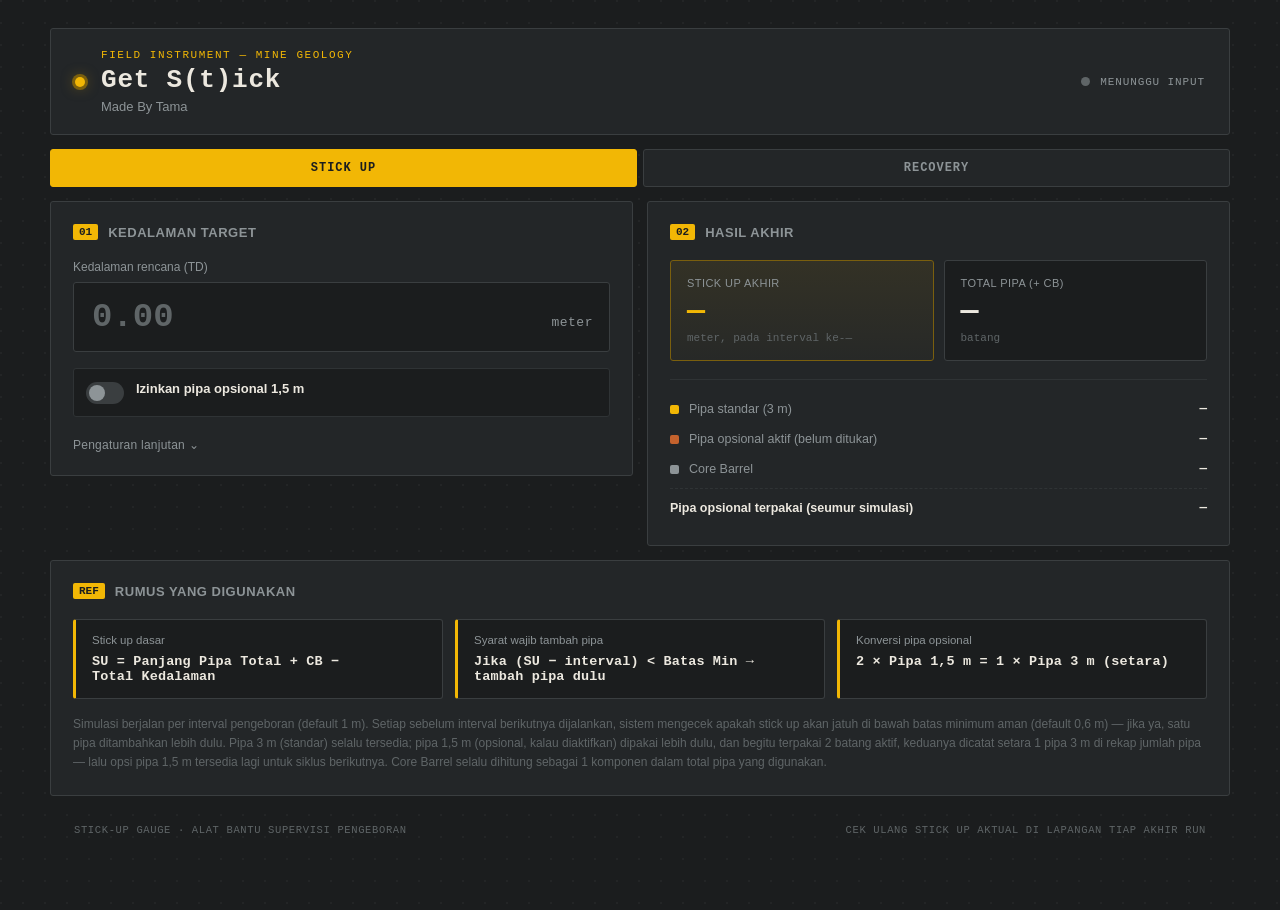
<file: index.html>
<!DOCTYPE html>
<html lang="id">
<head>
<meta charset="UTF-8">
<meta name="viewport" content="width=device-width, initial-scale=1.0">
<title>Get S(t)ick — Kalkulator Pengeboran Nikel Laterit</title>
<link rel="stylesheet" href="style.css">
</head>
<body>

<div class="rig-frame">

  <header class="panel-header">
    <div class="header-left">
      <div class="rivet"></div>
      <div>
        <p class="eyebrow">FIELD INSTRUMENT — MINE GEOLOGY</p>
        <h1>Get S(t)ick</h1>
        <p class="subtitle">Made By Tama</p>
      </div>
    </div>
    <div class="header-right">
      <div class="status-lamp" id="statusLamp"></div>
      <span id="statusText">MENUNGGU INPUT</span>
    </div>
  </header>

  <nav class="app-nav" aria-label="Halaman">
    <a class="nav-tab active" href="index.html" aria-current="page">Stick Up</a>
    <a class="nav-tab" href="recovery.html">Recovery</a>
  </nav>

  <main class="dashboard">

    <!-- INPUT COLUMN -->
    <section class="panel input-panel">
      <h2 class="panel-title"><span class="tag">01</span> Kedalaman Target</h2>

      <div class="depth-input-group">
        <label for="targetDepth">Kedalaman rencana (TD)</label>
        <div class="depth-field">
          <input type="number" id="targetDepth" inputmode="decimal" placeholder="0.00" step="1" min="0">
          <span class="unit">meter</span>
        </div>
      </div>

      <div class="toggle-row">
        <label class="switch">
          <input type="checkbox" id="useSupport">
          <span class="slider"></span>
        </label>
        <div>
          <p class="toggle-label">Izinkan pipa opsional 1,5 m</p>
        </div>
      </div>

      <div class="advanced-toggle">
        <button id="advToggle" type="button" class="link-btn">Pengaturan lanjutan ⌄</button>
      </div>

      <div class="advanced-panel" id="advancedPanel">
        <div class="adv-row">
          <label for="cbLength">Panjang Core Barrel</label>
          <div class="adv-field">
            <input type="number" id="cbLength" value="2.6" step="0.1" min="0.1">
            <span class="unit-sm">m</span>
          </div>
        </div>
        <div class="adv-row">
          <label for="interval">Panjang interval / run</label>
          <div class="adv-field">
            <input type="number" id="interval" value="1" step="0.1" min="0.1">
            <span class="unit-sm">m</span>
          </div>
        </div>
        <div class="adv-row">
          <label for="safeMin">Batas minimum aman</label>
          <div class="adv-field">
            <input type="number" id="safeMin" value="0.6" step="0.1" min="0">
            <span class="unit-sm">m</span>
          </div>
        </div>
        <div class="adv-row">
          <label for="standardLen">Panjang pipa standar</label>
          <div class="adv-field">
            <input type="number" id="standardLen" value="3.0" step="0.1" min="0.1">
            <span class="unit-sm">m</span>
          </div>
        </div>
        <div class="adv-row">
          <label for="supportLen">Panjang pipa opsional</label>
          <div class="adv-field">
            <input type="number" id="supportLen" value="1.5" step="0.1" min="0.1">
            <span class="unit-sm">m</span>
          </div>
        </div>
        <div class="adv-row">
          <label for="maxSupport">Maks. pipa opsional aktif</label>
          <div class="adv-field">
            <input type="number" id="maxSupport" value="2" step="1" min="1">
            <span class="unit-sm">bh</span>
          </div>
        </div>
        <p class="adv-note">Batas maksimum stick up mengikuti panjang core barrel + 1 pipa (2,6 m pada pengaturan default) — tercapai tepat setelah setiap penambahan pipa.</p>
      </div>

      <div class="error-box" id="errorBox" hidden></div>
    </section>

    <!-- READOUT COLUMN -->
    <section class="panel readout-panel">
      <h2 class="panel-title"><span class="tag">02</span> Hasil Akhir</h2>

      <div class="readout-grid">
        <div class="readout-card highlight">
          <p class="readout-label">Stick Up Akhir</p>
          <p class="readout-value" id="outStickUp">—</p>
          <p class="readout-unit">meter, pada interval ke-<span id="outLastMeter">—</span></p>
        </div>
        <div class="readout-card">
          <p class="readout-label">Total Pipa (+ CB)</p>
          <p class="readout-value" id="outPipeCount">—</p>
          <p class="readout-unit">batang</p>
        </div>
      </div>

      <div class="breakdown" id="breakdown">
        <div class="breakdown-row">
          <span class="dot dot-a"></span>
          <span class="bd-label">Pipa standar (3 m)</span>
          <span class="bd-value" id="outStandard">—</span>
        </div>
        <div class="breakdown-row">
          <span class="dot dot-b"></span>
          <span class="bd-label">Pipa opsional aktif (belum ditukar)</span>
          <span class="bd-value" id="outActiveSupport">—</span>
        </div>
        <div class="breakdown-row">
          <span class="dot dot-cb"></span>
          <span class="bd-label">Core Barrel</span>
          <span class="bd-value" id="outCB">—</span>
        </div>
        <div class="breakdown-row total-row">
          <span class="bd-label">Pipa opsional terpakai (seumur simulasi)</span>
          <span class="bd-value" id="outSupportUsedTotal">—</span>
        </div>
      </div>
    </section>

  </main>

  <!-- FORMULA SHEET -->
  <section class="panel formula-panel">
    <h2 class="panel-title"><span class="tag">REF</span> Rumus yang Digunakan</h2>
    <div class="formula-grid">
      <div class="formula-card">
        <p class="formula-caption">Stick up dasar</p>
        <p class="formula-eq">SU = Panjang&nbsp;Pipa&nbsp;Total + CB − Total&nbsp;Kedalaman</p>
      </div>
      <div class="formula-card">
        <p class="formula-caption">Syarat wajib tambah pipa</p>
        <p class="formula-eq">Jika (SU − interval) &lt; Batas&nbsp;Min → tambah pipa dulu</p>
      </div>
      <div class="formula-card">
        <p class="formula-caption">Konversi pipa opsional</p>
        <p class="formula-eq">2 × Pipa&nbsp;1,5&nbsp;m = 1 × Pipa&nbsp;3&nbsp;m (setara)</p>
      </div>
    </div>
    <p class="formula-footnote">Simulasi berjalan per interval pengeboran (default 1 m). Setiap sebelum interval berikutnya dijalankan, sistem mengecek apakah stick up akan jatuh di bawah batas minimum aman (default 0,6 m) — jika ya, satu pipa ditambahkan lebih dulu. Pipa 3 m (standar) selalu tersedia; pipa 1,5 m (opsional, kalau diaktifkan) dipakai lebih dulu, dan begitu terpakai 2 batang aktif, keduanya dicatat setara 1 pipa 3 m di rekap jumlah pipa — lalu opsi pipa 1,5 m tersedia lagi untuk siklus berikutnya. Core Barrel selalu dihitung sebagai 1 komponen dalam total pipa yang digunakan.</p>
  </section>

  <footer class="panel-footer">
    <span>STICK-UP GAUGE · ALAT BANTU SUPERVISI PENGEBORAN</span>
    <span>Cek ulang stick up aktual di lapangan tiap akhir run</span>
  </footer>

</div>

<script src="script.js"></script>
</body>
</html>
</file>
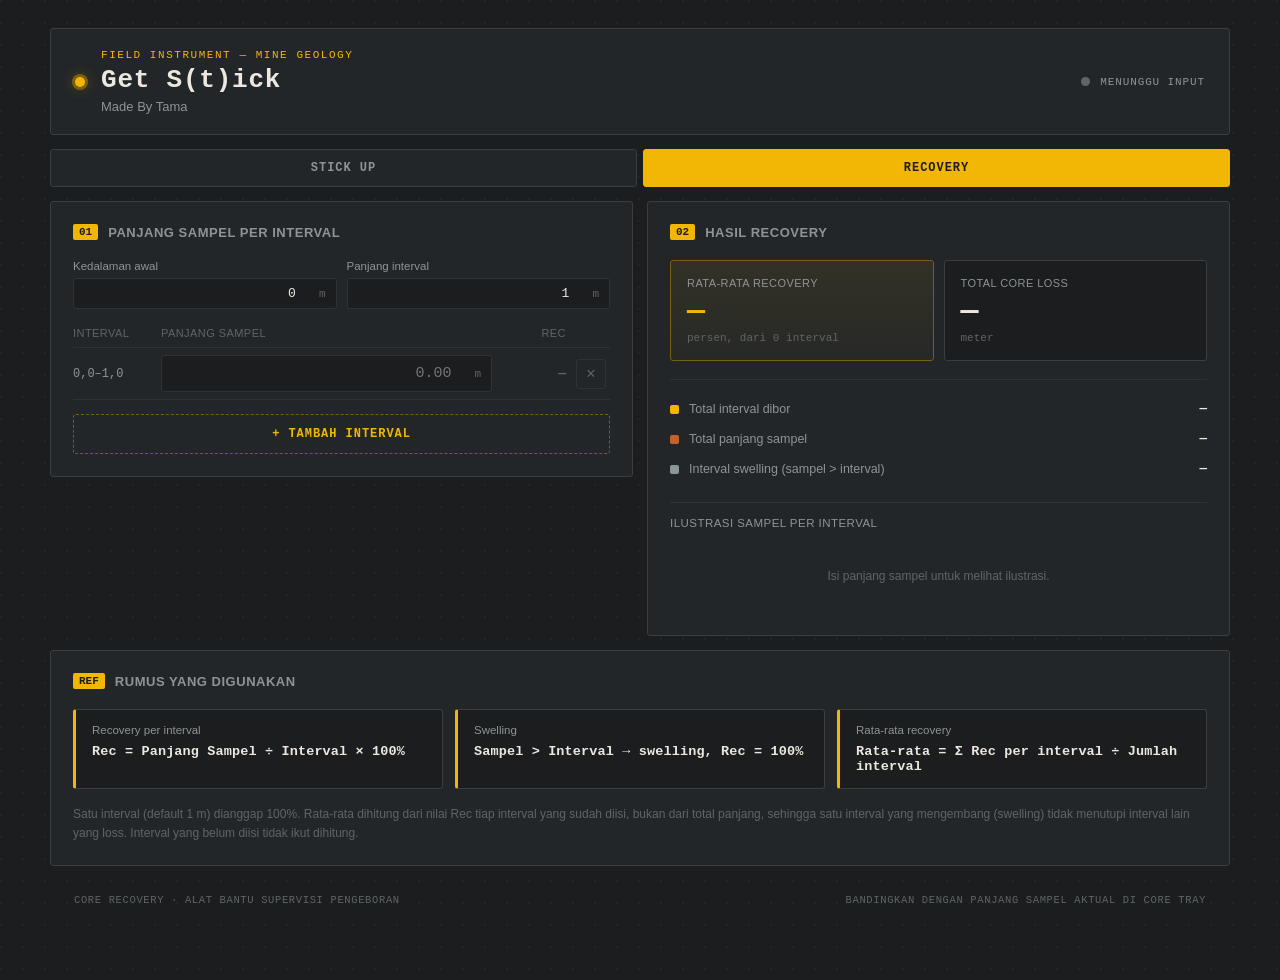
<file: recovery.html>
<!DOCTYPE html>
<html lang="id">
<head>
<meta charset="UTF-8">
<meta name="viewport" content="width=device-width, initial-scale=1.0">
<title>Get S(t)ick — Core Recovery</title>
<link rel="stylesheet" href="style.css">
</head>
<body>

<div class="rig-frame">

  <header class="panel-header">
    <div class="header-left">
      <div class="rivet"></div>
      <div>
        <p class="eyebrow">FIELD INSTRUMENT — MINE GEOLOGY</p>
        <h1>Get S(t)ick</h1>
        <p class="subtitle">Made By Tama</p>
      </div>
    </div>
    <div class="header-right">
      <div class="status-lamp" id="statusLamp"></div>
      <span id="statusText">MENUNGGU INPUT</span>
    </div>
  </header>

  <nav class="app-nav" aria-label="Halaman">
    <a class="nav-tab" href="index.html">Stick Up</a>
    <a class="nav-tab active" href="recovery.html" aria-current="page">Recovery</a>
  </nav>

  <main class="dashboard">

    <!-- INPUT -->
    <section class="panel input-panel">
      <h2 class="panel-title"><span class="tag">01</span> Panjang Sampel per Interval</h2>

      <div class="rec-settings">
        <div>
          <label for="startDepth">Kedalaman awal</label>
          <div class="adv-field">
            <input type="number" id="startDepth" value="0" step="0.5" min="0">
            <span class="unit-sm">m</span>
          </div>
        </div>
        <div>
          <label for="intervalLen">Panjang interval</label>
          <div class="adv-field">
            <input type="number" id="intervalLen" value="1" step="0.1" min="0.1">
            <span class="unit-sm">m</span>
          </div>
        </div>
      </div>

      <div class="rec-head">
        <span>Interval</span><span>Panjang sampel</span><span>Rec</span><span></span>
      </div>
      <div class="rec-rows" id="recRows"></div>

      <button type="button" id="addRow" class="rec-add">+ TAMBAH INTERVAL</button>

      <div class="error-box" id="errorBox" hidden></div>
    </section>

    <!-- HASIL -->
    <section class="panel readout-panel">
      <h2 class="panel-title"><span class="tag">02</span> Hasil Recovery</h2>

      <div class="readout-grid">
        <div class="readout-card highlight">
          <p class="readout-label">Rata-rata Recovery</p>
          <p class="readout-value" id="outAvg">—</p>
          <p class="readout-unit">persen, dari <span id="outCount">0</span> interval</p>
        </div>
        <div class="readout-card">
          <p class="readout-label">Total Core Loss</p>
          <p class="readout-value" id="outLoss">—</p>
          <p class="readout-unit">meter</p>
        </div>
      </div>

      <div class="breakdown">
        <div class="breakdown-row">
          <span class="dot dot-a"></span>
          <span class="bd-label">Total interval dibor</span>
          <span class="bd-value" id="outDrilled">—</span>
        </div>
        <div class="breakdown-row">
          <span class="dot dot-b"></span>
          <span class="bd-label">Total panjang sampel</span>
          <span class="bd-value" id="outSample">—</span>
        </div>
        <div class="breakdown-row">
          <span class="dot dot-cb"></span>
          <span class="bd-label">Interval swelling (sampel &gt; interval)</span>
          <span class="bd-value" id="outSwell">—</span>
        </div>
      </div>

      <div class="core-illus">
        <p class="illus-title">Ilustrasi sampel per interval</p>
        <div class="core-list" id="coreList">
          <p class="core-empty">Isi panjang sampel untuk melihat ilustrasi.</p>
        </div>
      </div>
    </section>

  </main>

  <section class="panel formula-panel">
    <h2 class="panel-title"><span class="tag">REF</span> Rumus yang Digunakan</h2>
    <div class="formula-grid">
      <div class="formula-card">
        <p class="formula-caption">Recovery per interval</p>
        <p class="formula-eq">Rec = Panjang&nbsp;Sampel ÷ Interval × 100%</p>
      </div>
      <div class="formula-card">
        <p class="formula-caption">Swelling</p>
        <p class="formula-eq">Sampel &gt; Interval → swelling, Rec = 100%</p>
      </div>
      <div class="formula-card">
        <p class="formula-caption">Rata-rata recovery</p>
        <p class="formula-eq">Rata-rata = Σ Rec per interval ÷ Jumlah interval</p>
      </div>
    </div>
    <p class="formula-footnote">Satu interval (default 1 m) dianggap 100%. Rata-rata dihitung dari nilai Rec tiap interval yang sudah diisi, bukan dari total panjang, sehingga satu interval yang mengembang (swelling) tidak menutupi interval lain yang loss. Interval yang belum diisi tidak ikut dihitung.</p>
  </section>

  <footer class="panel-footer">
    <span>CORE RECOVERY · ALAT BANTU SUPERVISI PENGEBORAN</span>
    <span>Bandingkan dengan panjang sampel aktual di core tray</span>
  </footer>

</div>

<script src="recovery.js"></script>
</body>
</html>
</file>
<file: style.css>
/* ==========================================================
   STICK-UP GAUGE — token system
   bg        #1B1D1E   panel     #232628   panel-raised #2A2D2F
   border    #3A3E40   text      #ECE8DF   text-muted   #8D9497
   accent-a  #F2B705 (caution yellow, tape-measure)
   accent-b  #C4622D (laterite rust / weathered pipe)
   accent-ok #6E9A5C (recovery green)
   display font: JetBrains Mono | ui font: IBM Plex Sans
   ========================================================== */

:root{
  --bg: #1B1D1E;
  --panel: #232628;
  --panel-raised: #2A2D2F;
  --border: #3A3E40;
  --border-soft: #2F3335;
  --text: #ECE8DF;
  --text-muted: #8D9497;
  --text-dim: #5F6567;
  --accent-a: #F2B705;
  --accent-a-dim: #7A5F0E;
  --accent-b: #C4622D;
  --accent-b-dim: #6B3A20;
  --accent-ok: #6E9A5C;
  --danger: #C4522D;
  --radius: 3px;
  --mono: 'JetBrains Mono', 'Courier New', monospace;
  --sans: 'IBM Plex Sans', -apple-system, BlinkMacSystemFont, sans-serif;
}

*{ box-sizing: border-box; }

html, body{
  margin: 0;
  padding: 0;
  background: var(--bg);
  color: var(--text);
  font-family: var(--sans);
  -webkit-font-smoothing: antialiased;
}

body{
  background-image:
    radial-gradient(circle at 1px 1px, rgba(255,255,255,0.035) 1px, transparent 0);
  background-size: 22px 22px;
  min-height: 100vh;
  padding: 28px 16px 60px;
}

.rig-frame{
  max-width: 1180px;
  margin: 0 auto;
}

/* ---------- header ---------- */
.panel-header{
  display: flex;
  align-items: center;
  justify-content: space-between;
  gap: 16px;
  background: var(--panel);
  border: 1px solid var(--border);
  border-radius: var(--radius);
  padding: 20px 24px;
  margin-bottom: 14px;
  flex-wrap: wrap;
}

.header-left{
  display: flex;
  align-items: center;
  gap: 16px;
}

.rivet{
  width: 10px;
  height: 10px;
  border-radius: 50%;
  background: var(--accent-a);
  box-shadow: 0 0 0 3px var(--accent-a-dim), 0 0 14px rgba(242,183,5,0.5);
  flex-shrink: 0;
}

.eyebrow{
  margin: 0 0 4px;
  font-family: var(--mono);
  font-size: 11px;
  letter-spacing: 0.14em;
  color: var(--accent-a);
  text-transform: uppercase;
}

h1{
  margin: 0 0 4px;
  font-family: var(--mono);
  font-size: 26px;
  font-weight: 800;
  letter-spacing: 0.03em;
  color: var(--text);
}

.subtitle{
  margin: 0;
  font-size: 13px;
  color: var(--text-muted);
}

.header-right{
  display: flex;
  align-items: center;
  gap: 10px;
  font-family: var(--mono);
  font-size: 11px;
  letter-spacing: 0.08em;
  color: var(--text-muted);
}

.status-lamp{
  width: 9px;
  height: 9px;
  border-radius: 50%;
  background: var(--text-dim);
  transition: background 0.2s, box-shadow 0.2s;
}
.status-lamp.ready{
  background: var(--accent-ok);
  box-shadow: 0 0 10px rgba(110,154,92,0.7);
}
.status-lamp.error{
  background: var(--danger);
  box-shadow: 0 0 10px rgba(196,82,45,0.7);
}

/* ---------- dashboard grid ---------- */
.dashboard{
  display: grid;
  grid-template-columns: 1fr 1fr;
  gap: 14px;
  align-items: start;
}

.panel{
  background: var(--panel);
  border: 1px solid var(--border);
  border-radius: var(--radius);
  padding: 22px;
}

.panel-title{
  display: flex;
  align-items: center;
  gap: 10px;
  margin: 0 0 20px;
  font-size: 13px;
  font-weight: 600;
  letter-spacing: 0.04em;
  text-transform: uppercase;
  color: var(--text-muted);
}

.tag{
  font-family: var(--mono);
  font-size: 11px;
  font-weight: 700;
  color: var(--bg);
  background: var(--accent-a);
  border-radius: 2px;
  padding: 2px 6px;
  letter-spacing: 0;
}

/* ---------- input panel ---------- */
.depth-input-group label{
  display: block;
  font-size: 12px;
  color: var(--text-muted);
  margin-bottom: 8px;
}

.depth-field{
  display: flex;
  align-items: baseline;
  background: var(--bg);
  border: 1px solid var(--border);
  border-radius: var(--radius);
  padding: 14px 16px;
  transition: border-color 0.15s, box-shadow 0.15s;
}

.depth-field:focus-within{
  border-color: var(--accent-a);
  box-shadow: 0 0 0 3px rgba(242,183,5,0.15);
}

.depth-field input{
  flex: 1;
  background: transparent;
  border: none;
  outline: none;
  color: var(--text);
  font-family: var(--mono);
  font-size: 34px;
  font-weight: 700;
  width: 100%;
  min-width: 0;
}

.depth-field input::placeholder{
  color: var(--text-dim);
}

.depth-field .unit{
  font-family: var(--mono);
  font-size: 13px;
  color: var(--text-muted);
  letter-spacing: 0.04em;
  padding-left: 8px;
}

/* ---------- toggle row ---------- */
.toggle-row{
  display: flex;
  align-items: flex-start;
  gap: 12px;
  margin-top: 16px;
  padding: 12px;
  background: var(--bg);
  border: 1px solid var(--border-soft);
  border-radius: var(--radius);
}

.switch{
  position: relative;
  display: inline-block;
  width: 38px;
  height: 22px;
  flex-shrink: 0;
  margin-top: 1px;
}
.switch input{ opacity: 0; width: 0; height: 0; }
.slider{
  position: absolute;
  cursor: pointer;
  inset: 0;
  background: var(--border);
  border-radius: 22px;
  transition: background 0.15s;
}
.slider::before{
  content: "";
  position: absolute;
  height: 16px;
  width: 16px;
  left: 3px;
  bottom: 3px;
  background: var(--text-muted);
  border-radius: 50%;
  transition: transform 0.15s, background 0.15s;
}
.switch input:checked + .slider{ background: var(--accent-a-dim); }
.switch input:checked + .slider::before{
  transform: translateX(16px);
  background: var(--accent-a);
}

.toggle-label{
  margin: 0 0 3px;
  font-size: 13px;
  font-weight: 600;
  color: var(--text);
}
.toggle-note{
  margin: 0;
  font-size: 11px;
  color: var(--text-dim);
  line-height: 1.5;
}

.advanced-toggle{ margin-top: 18px; }

.link-btn{
  background: none;
  border: none;
  color: var(--text-muted);
  font-size: 12px;
  font-family: var(--sans);
  cursor: pointer;
  padding: 0;
  letter-spacing: 0.02em;
}
.link-btn:hover{ color: var(--accent-a); }

.advanced-panel{
  max-height: 0;
  overflow: hidden;
  transition: max-height 0.25s ease, opacity 0.2s ease;
  opacity: 0;
}
.advanced-panel.open{
  max-height: 480px;
  opacity: 1;
  margin-top: 14px;
  padding-top: 14px;
  border-top: 1px dashed var(--border);
}

.adv-row{
  display: flex;
  align-items: center;
  justify-content: space-between;
  gap: 12px;
  margin-bottom: 10px;
}

.adv-row label{
  font-size: 12.5px;
  color: var(--text-muted);
}

.adv-field{
  display: flex;
  align-items: center;
  background: var(--bg);
  border: 1px solid var(--border-soft);
  border-radius: var(--radius);
  padding: 6px 10px;
  width: 96px;
}

.adv-field input{
  width: 100%;
  background: transparent;
  border: none;
  outline: none;
  color: var(--text);
  font-family: var(--mono);
  font-size: 13px;
  text-align: right;
}

.unit-sm{
  font-family: var(--mono);
  font-size: 11px;
  color: var(--text-dim);
  padding-left: 6px;
}

.adv-note{
  font-size: 11px;
  color: var(--text-dim);
  margin: 8px 0 0;
  font-style: italic;
  line-height: 1.5;
}

.error-box{
  margin-top: 16px;
  padding: 12px 14px;
  background: rgba(196,82,45,0.12);
  border: 1px solid var(--accent-b-dim);
  border-radius: var(--radius);
  color: #E3A98C;
  font-size: 12.5px;
  line-height: 1.5;
}

/* ---------- readout panel ---------- */
.readout-grid{
  display: grid;
  grid-template-columns: 1fr 1fr;
  gap: 10px;
  margin-bottom: 18px;
}

.readout-card{
  background: var(--bg);
  border: 1px solid var(--border);
  border-radius: var(--radius);
  padding: 16px;
  text-align: left;
}

.readout-card.highlight{
  border-color: var(--accent-a-dim);
  background: linear-gradient(180deg, rgba(242,183,5,0.08), rgba(242,183,5,0.02));
}

.readout-label{
  margin: 0 0 6px;
  font-size: 11px;
  color: var(--text-muted);
  text-transform: uppercase;
  letter-spacing: 0.04em;
}

.readout-value{
  margin: 0;
  font-family: var(--mono);
  font-size: 30px;
  font-weight: 700;
  color: var(--text);
  line-height: 1.1;
}

.readout-card.highlight .readout-value{
  color: var(--accent-a);
}

.readout-unit{
  margin: 4px 0 0;
  font-family: var(--mono);
  font-size: 11px;
  color: var(--text-dim);
}

.breakdown{
  border-top: 1px solid var(--border-soft);
  padding-top: 14px;
}

.breakdown-row{
  display: flex;
  align-items: center;
  gap: 10px;
  padding: 8px 0;
  font-size: 12.5px;
}

.dot{
  width: 9px;
  height: 9px;
  border-radius: 2px;
  flex-shrink: 0;
}
.dot-a{ background: var(--accent-a); }
.dot-b{ background: var(--accent-b); }
.dot-cb{ background: var(--text-muted); }

.bd-label{
  flex: 1;
  color: var(--text-muted);
}

.bd-value{
  font-family: var(--mono);
  font-weight: 600;
  color: var(--text);
}

.total-row{
  border-top: 1px dashed var(--border-soft);
  margin-top: 4px;
  padding-top: 12px;
  font-weight: 600;
}
.total-row .bd-label{ color: var(--text); }

/* ---------- formula panel ---------- */
.formula-panel{
  margin-top: 14px;
}

.formula-grid{
  display: grid;
  grid-template-columns: repeat(3, 1fr);
  gap: 12px;
}

.formula-card{
  background: var(--bg);
  border: 1px solid var(--border);
  border-left: 3px solid var(--accent-a);
  border-radius: var(--radius);
  padding: 14px 16px;
}

.formula-caption{
  margin: 0 0 8px;
  font-size: 11.5px;
  color: var(--text-muted);
}

.formula-eq{
  margin: 0;
  font-family: var(--mono);
  font-size: 13.5px;
  font-weight: 600;
  color: var(--text);
  letter-spacing: 0.01em;
}

.formula-footnote{
  margin: 16px 0 0;
  font-size: 12px;
  color: var(--text-dim);
  line-height: 1.6;
}

/* ---------- footer ---------- */
.panel-footer{
  display: flex;
  justify-content: space-between;
  flex-wrap: wrap;
  gap: 6px;
  margin-top: 14px;
  padding: 14px 24px;
  font-family: var(--mono);
  font-size: 10.5px;
  letter-spacing: 0.06em;
  color: var(--text-dim);
  text-transform: uppercase;
}

/* ---------- responsive ---------- */
@media (max-width: 720px){
  .dashboard{ grid-template-columns: 1fr; }
  .formula-grid{ grid-template-columns: 1fr; }
}

@media (max-width: 520px){
  h1{ font-size: 21px; }
  .depth-field input{ font-size: 26px; }
  .panel{ padding: 16px; }
  .panel-header{ padding: 16px; }
}

/* ---------- focus visibility ---------- */
button:focus-visible,
input:focus-visible{
  outline: 2px solid var(--accent-a);
  outline-offset: 2px;
}

/* ---------- reduced motion ---------- */
@media (prefers-reduced-motion: reduce){
  *{ transition: none !important; }
}

/* ==========================================================
   NAVIGASI ANTAR HALAMAN
   ========================================================== */
.app-nav{
  display: flex;
  gap: 6px;
  margin-bottom: 14px;
}
.nav-tab{
  flex: 1;
  text-align: center;
  padding: 11px 14px;
  background: var(--panel);
  border: 1px solid var(--border);
  border-radius: var(--radius);
  color: var(--text-muted);
  font-family: var(--mono);
  font-size: 12px;
  font-weight: 700;
  letter-spacing: 0.08em;
  text-transform: uppercase;
  text-decoration: none;
  transition: color 0.15s, border-color 0.15s;
}
.nav-tab:hover{ color: var(--accent-a); }
.nav-tab.active{
  color: var(--bg);
  background: var(--accent-a);
  border-color: var(--accent-a);
}

/* ==========================================================
   HALAMAN RECOVERY
   ========================================================== */
.rec-settings{
  display: grid;
  grid-template-columns: 1fr 1fr;
  gap: 10px;
  margin-bottom: 18px;
}
.rec-settings .adv-field{ width: 100%; }
.rec-settings label{
  display: block;
  font-size: 11.5px;
  color: var(--text-muted);
  margin-bottom: 6px;
}

.rec-head, .rec-row{
  display: grid;
  grid-template-columns: 78px 1fr 64px 34px;
  align-items: center;
  gap: 10px;
}
.rec-head{
  padding: 0 0 8px;
  font-size: 11px;
  color: var(--text-dim);
  text-transform: uppercase;
  letter-spacing: 0.04em;
  border-bottom: 1px solid var(--border-soft);
}
.rec-head span:nth-child(3){ text-align: right; }

.rec-rows{ max-height: 420px; overflow-y: auto; }
.rec-row{
  padding: 7px 0;
  border-bottom: 1px solid var(--border-soft);
}
.rec-idx{
  font-family: var(--mono);
  font-size: 12px;
  color: var(--text-muted);
}
.rec-input{ width: 100%; padding: 8px 10px; }
.rec-input input{ font-size: 15px; }
.rec-pct{
  font-family: var(--mono);
  font-size: 13px;
  font-weight: 700;
  text-align: right;
  color: var(--text-dim);
}
.rec-pct.good{ color: var(--accent-ok); }
.rec-pct.mid{ color: var(--accent-a); }
.rec-pct.low{ color: var(--accent-b); }

.rec-del{
  width: 30px;
  height: 30px;
  background: none;
  border: 1px solid var(--border-soft);
  border-radius: var(--radius);
  color: var(--text-dim);
  font-size: 16px;
  line-height: 1;
  cursor: pointer;
}
.rec-del:hover{ color: var(--danger); border-color: var(--accent-b-dim); }

.rec-add{
  width: 100%;
  margin-top: 14px;
  padding: 12px 16px;
  background: transparent;
  border: 1px dashed var(--accent-a-dim);
  border-radius: var(--radius);
  color: var(--accent-a);
  font-family: var(--mono);
  font-size: 12px;
  font-weight: 700;
  letter-spacing: 0.08em;
  cursor: pointer;
}
.rec-add:hover{ background: rgba(242,183,5,0.07); }

/* ilustrasi sampel */
.core-illus{
  border-top: 1px solid var(--border-soft);
  margin-top: 18px;
  padding-top: 14px;
}
.illus-title{
  margin: 0 0 10px;
  font-size: 11.5px;
  color: var(--text-muted);
  text-transform: uppercase;
  letter-spacing: 0.04em;
}
.core-list{ max-height: 360px; overflow-y: auto; }
.core-row{
  display: grid;
  grid-template-columns: 70px 1fr 52px;
  align-items: center;
  gap: 10px;
  padding: 4px 0;
  font-family: var(--mono);
  font-size: 11.5px;
  color: var(--text-muted);
}
.core-bar{
  position: relative;
  height: 24px;
  background: repeating-linear-gradient(135deg, transparent 0 5px, rgba(255,255,255,0.04) 5px 10px);
  border: 1px dashed var(--border);
  border-radius: var(--radius);
  overflow: hidden;
}
.core-fill{
  position: absolute;
  inset: 0 auto 0 0;
  width: 0;
  background: var(--accent-b);
  border-right: 2px solid rgba(0,0,0,0.35);
  transition: width 0.2s ease;
}
.core-fill.good{ background: var(--accent-ok); }
.core-fill.mid{ background: var(--accent-a-dim); }
.core-fill.swell::after{
  content: "SWELLING";
  position: absolute;
  right: 6px;
  top: 50%;
  transform: translateY(-50%);
  font-size: 9.5px;
  letter-spacing: 0.08em;
  color: rgba(255,255,255,0.85);
}
.core-val{ text-align: right; color: var(--text); }
.core-empty{
  padding: 18px 0;
  text-align: center;
  font-family: var(--sans);
  font-size: 12px;
  color: var(--text-dim);
}

@media (max-width: 520px){
  .rec-head, .rec-row{ grid-template-columns: 62px 1fr 56px 32px; gap: 8px; }
  .core-row{ grid-template-columns: 58px 1fr 48px; }
}
</file>
